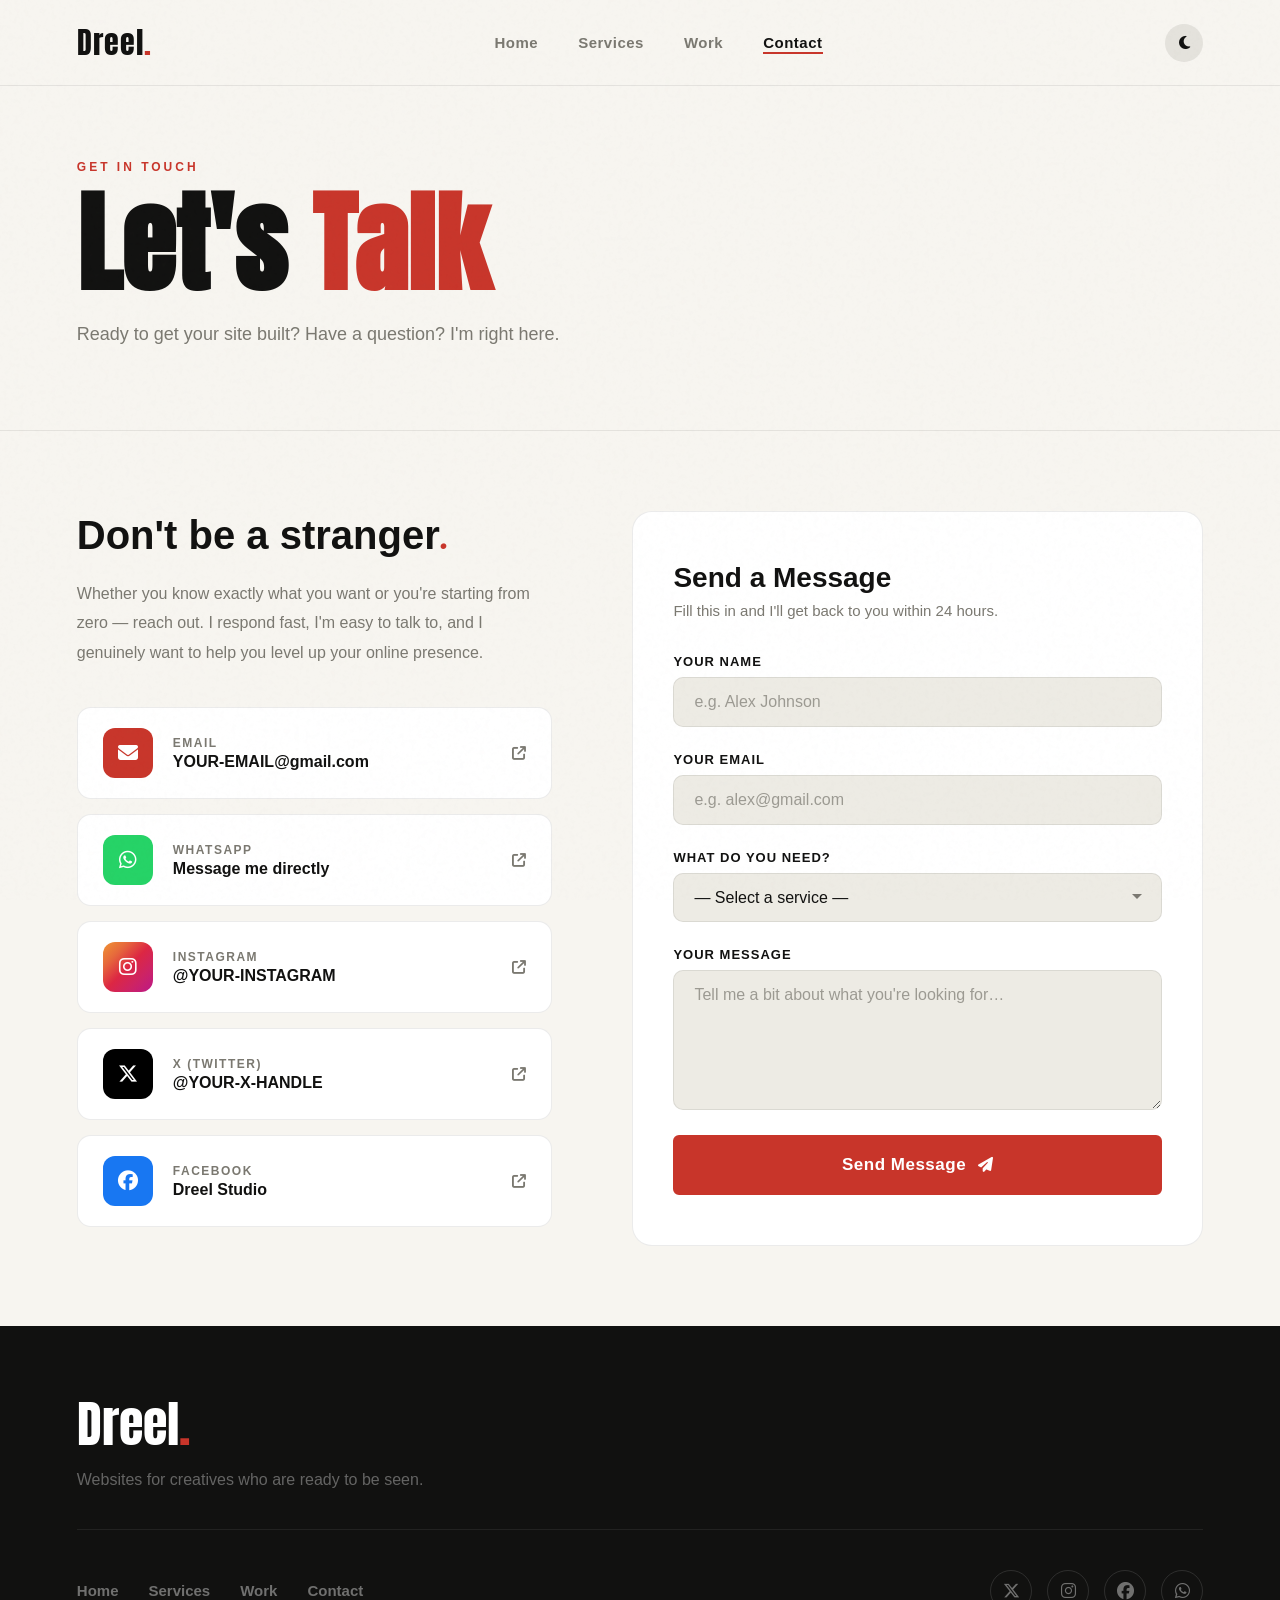
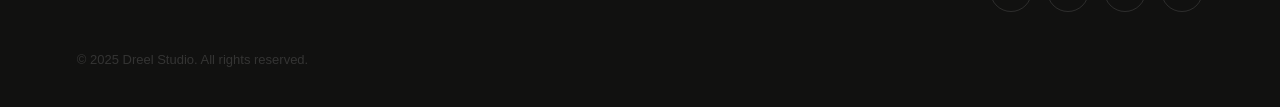
<file: contact.html>
<!DOCTYPE html>
<html lang="en" data-theme="light">
<head>
    <meta charset="UTF-8">
    <meta name="viewport" content="width=device-width, initial-scale=1.0">
    <title>Contact – Dreel Studio</title>
    <link rel="preconnect" href="https://fonts.googleapis.com">
    <link rel="preconnect" href="https://fonts.gstatic.com" crossorigin>
    <link href="https://fonts.googleapis.com/css2?family=Anton&family=Cabinet+Grotesk:wght@400;500;700;800;900&family=Instrument+Serif:ital@0;1&display=swap" rel="stylesheet">
    <link rel="stylesheet" href="https://cdnjs.cloudflare.com/ajax/libs/font-awesome/6.5.0/css/all.min.css">
    <link rel="stylesheet" href="style.css">
    <link rel="stylesheet" href="pages.css">
</head>
<body>
    <div class="grain"></div>

    <header>
        <a href="index.html" class="logo">Dreel<span>.</span></a>
        <nav id="main-nav">
            <a href="index.html">Home</a>
            <a href="services.html">Services</a>
            <a href="work.html">Work</a>
            <a href="contact.html" class="active">Contact</a>
        </nav>
        <div class="header-right">
            <button class="theme-toggle" id="themeToggle"><i class="fa-solid fa-moon" id="themeIcon"></i></button>
            <button class="menu-btn" id="menuBtn"><i class="fa-solid fa-bars"></i></button>
        </div>
    </header>

    <!-- PAGE HERO -->
    <section class="page-hero">
        <p class="label">GET IN TOUCH</p>
        <h1 class="page-title">Let's <span class="red">Talk</span></h1>
        <p class="page-sub">Ready to get your site built? Have a question? I'm right here.</p>
    </section>

    <!-- CONTACT SECTION -->
    <section class="contact-section">

        <!-- LEFT: Info -->
        <div class="contact-info reveal">
            <h2>Don't be a stranger<em>.</em></h2>
            <p class="contact-body">Whether you know exactly what you want or you're starting from zero — reach out. I respond fast, I'm easy to talk to, and I genuinely want to help you level up your online presence.</p>

            <div class="contact-links">

                <!-- ✏️ REPLACE: YOUR-EMAIL@gmail.com -->
                <a href="mailto:YOUR-EMAIL@gmail.com" class="contact-link-item">
                    <div class="cli-icon"><i class="fa-solid fa-envelope"></i></div>
                    <div class="cli-text">
                        <span class="cli-label">Email</span>
                        <span class="cli-val">YOUR-EMAIL@gmail.com</span>
                    </div>
                    <i class="fa-solid fa-arrow-up-right-from-square cli-arrow"></i>
                </a>

                <!-- ✏️ REPLACE: YOUR-WHATSAPP-NUMBER (digits only, with country code e.g. 2348012345678) -->
                <a href="https://wa.me/YOUR-WHATSAPP-NUMBER" target="_blank" class="contact-link-item">
                    <div class="cli-icon green"><i class="fa-brands fa-whatsapp"></i></div>
                    <div class="cli-text">
                        <span class="cli-label">WhatsApp</span>
                        <span class="cli-val">Message me directly</span>
                    </div>
                    <i class="fa-solid fa-arrow-up-right-from-square cli-arrow"></i>
                </a>

                <!-- ✏️ REPLACE: your Instagram username -->
                <a href="https://instagram.com/YOUR-INSTAGRAM" target="_blank" class="contact-link-item">
                    <div class="cli-icon insta"><i class="fa-brands fa-instagram"></i></div>
                    <div class="cli-text">
                        <span class="cli-label">Instagram</span>
                        <span class="cli-val">@YOUR-INSTAGRAM</span>
                    </div>
                    <i class="fa-solid fa-arrow-up-right-from-square cli-arrow"></i>
                </a>

                <!-- ✏️ REPLACE: your X/Twitter username -->
                <a href="https://x.com/YOUR-X-HANDLE" target="_blank" class="contact-link-item">
                    <div class="cli-icon x"><i class="fa-brands fa-x-twitter"></i></div>
                    <div class="cli-text">
                        <span class="cli-label">X (Twitter)</span>
                        <span class="cli-val">@YOUR-X-HANDLE</span>
                    </div>
                    <i class="fa-solid fa-arrow-up-right-from-square cli-arrow"></i>
                </a>

                <!-- ✏️ REPLACE: your Facebook profile/page link -->
                <a href="https://facebook.com/YOUR-FACEBOOK" target="_blank" class="contact-link-item">
                    <div class="cli-icon fb"><i class="fa-brands fa-facebook"></i></div>
                    <div class="cli-text">
                        <span class="cli-label">Facebook</span>
                        <span class="cli-val">Dreel Studio</span>
                    </div>
                    <i class="fa-solid fa-arrow-up-right-from-square cli-arrow"></i>
                </a>

            </div>
        </div>

        <!-- RIGHT: Form -->
        <div class="contact-form-wrap reveal">
            <div class="contact-form-card">
                <h3>Send a Message</h3>
                <p>Fill this in and I'll get back to you within 24 hours.</p>

                <div class="form-group">
                    <label for="name">Your Name</label>
                    <input type="text" id="name" placeholder="e.g. Alex Johnson" />
                </div>

                <div class="form-group">
                    <label for="email">Your Email</label>
                    <input type="email" id="email" placeholder="e.g. alex@gmail.com" />
                </div>

                <div class="form-group">
                    <label for="service">What do you need?</label>
                    <select id="service">
                        <option value="">— Select a service —</option>
                        <option>Portfolio Website</option>
                        <option>Landing Page</option>
                        <option>Creative Redesign</option>
                        <option>Other / Not Sure</option>
                    </select>
                </div>

                <div class="form-group">
                    <label for="message">Your Message</label>
                    <textarea id="message" rows="5" placeholder="Tell me a bit about what you're looking for…"></textarea>
                </div>

                <button class="btn-primary form-submit" id="submitBtn" onclick="handleFormSubmit()">
                    Send Message <i class="fa-solid fa-paper-plane"></i>
                </button>

                <div class="form-success" id="formSuccess">
                    <i class="fa-solid fa-circle-check"></i>
                    <span>Message sent! I'll be in touch soon.</span>
                </div>
            </div>
        </div>

    </section>

    <footer>
        <div class="footer-top">
            <p class="footer-logo">Dreel<span>.</span></p>
            <p class="footer-tagline">Websites for creatives who are ready to be seen.</p>
        </div>
        <div class="footer-mid">
            <div class="footer-links">
                <a href="index.html">Home</a>
                <a href="services.html">Services</a>
                <a href="work.html">Work</a>
                <a href="contact.html">Contact</a>
            </div>
            <div class="footer-socials">
                <a href="YOUR-X-LINK" target="_blank"><i class="fa-brands fa-x-twitter"></i></a>
                <a href="YOUR-INSTAGRAM-LINK" target="_blank"><i class="fa-brands fa-instagram"></i></a>
                <a href="YOUR-FACEBOOK-LINK" target="_blank"><i class="fa-brands fa-facebook"></i></a>
                <a href="YOUR-WHATSAPP-LINK" target="_blank"><i class="fa-brands fa-whatsapp"></i></a>
            </div>
        </div>
        <p class="footer-copy">© 2025 Dreel Studio. All rights reserved.</p>
    </footer>

    <script src="script.js"></script>
</body>
</html>
</file>
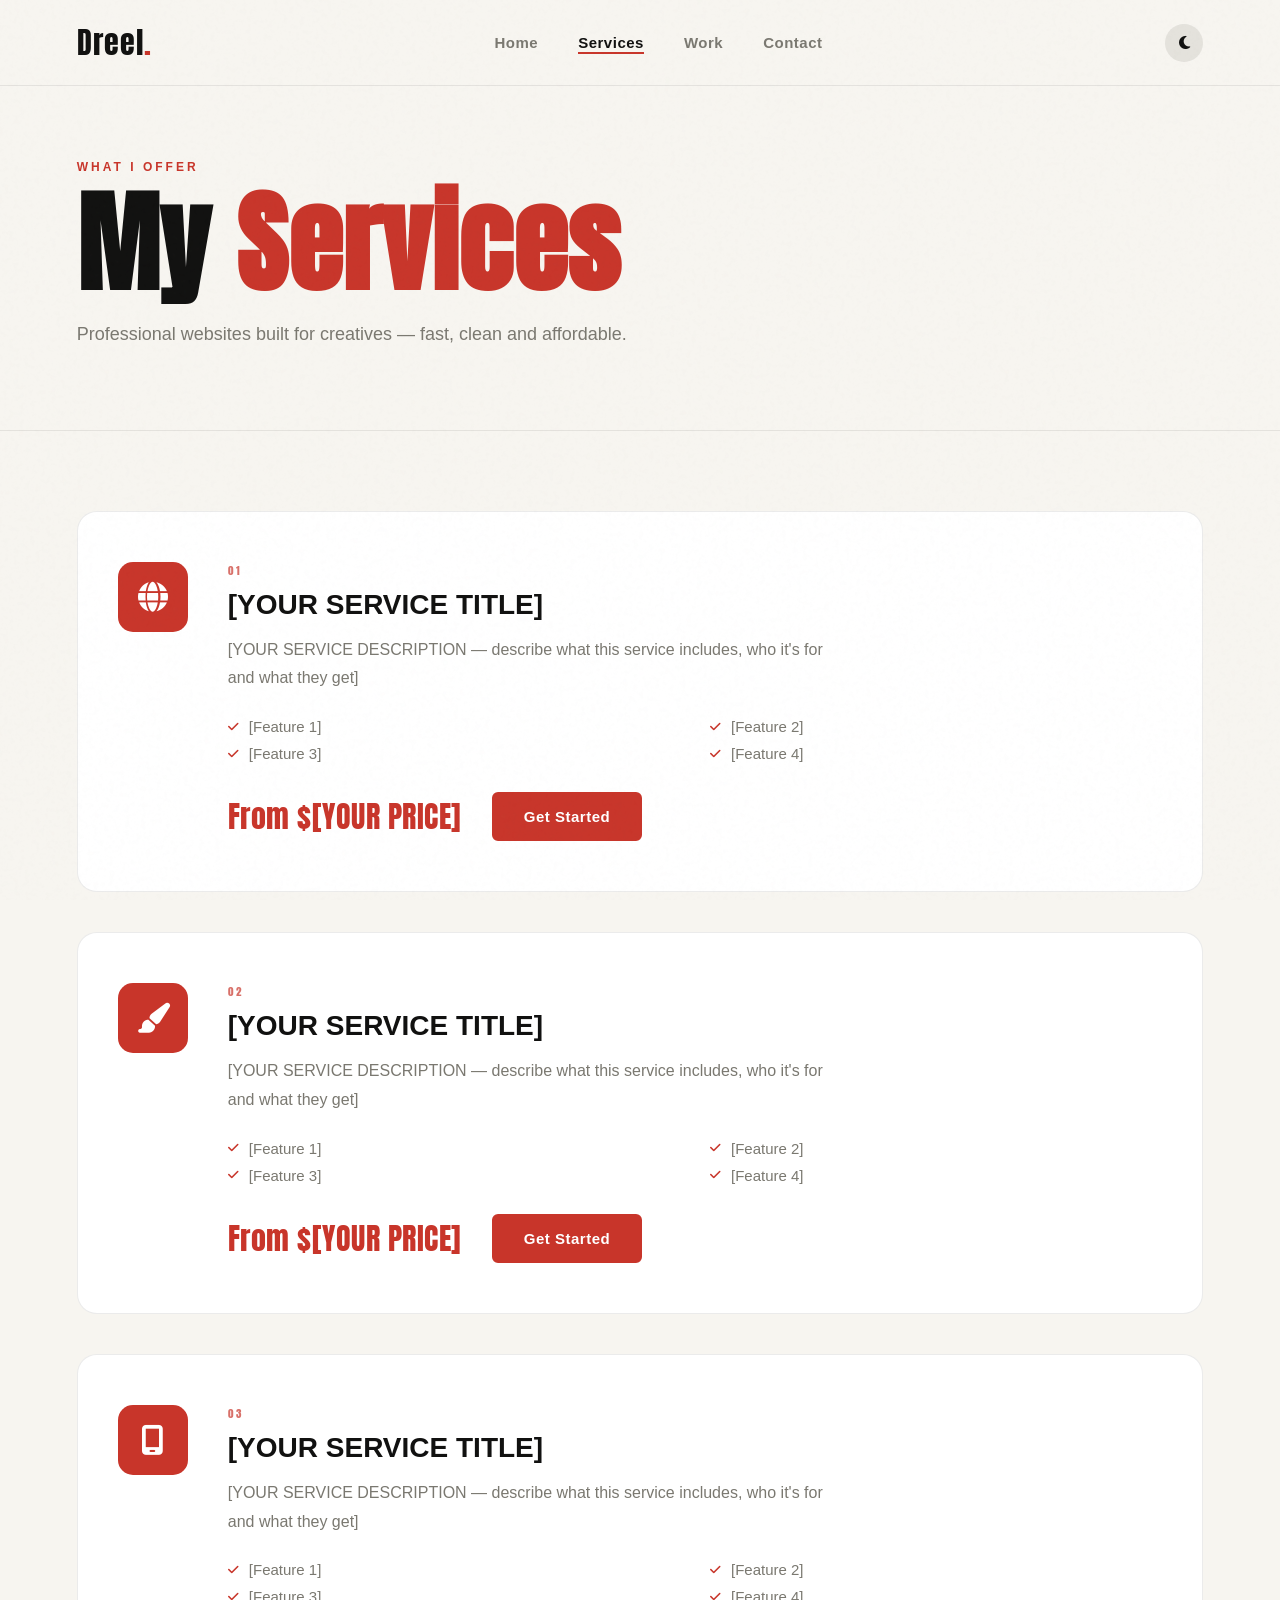
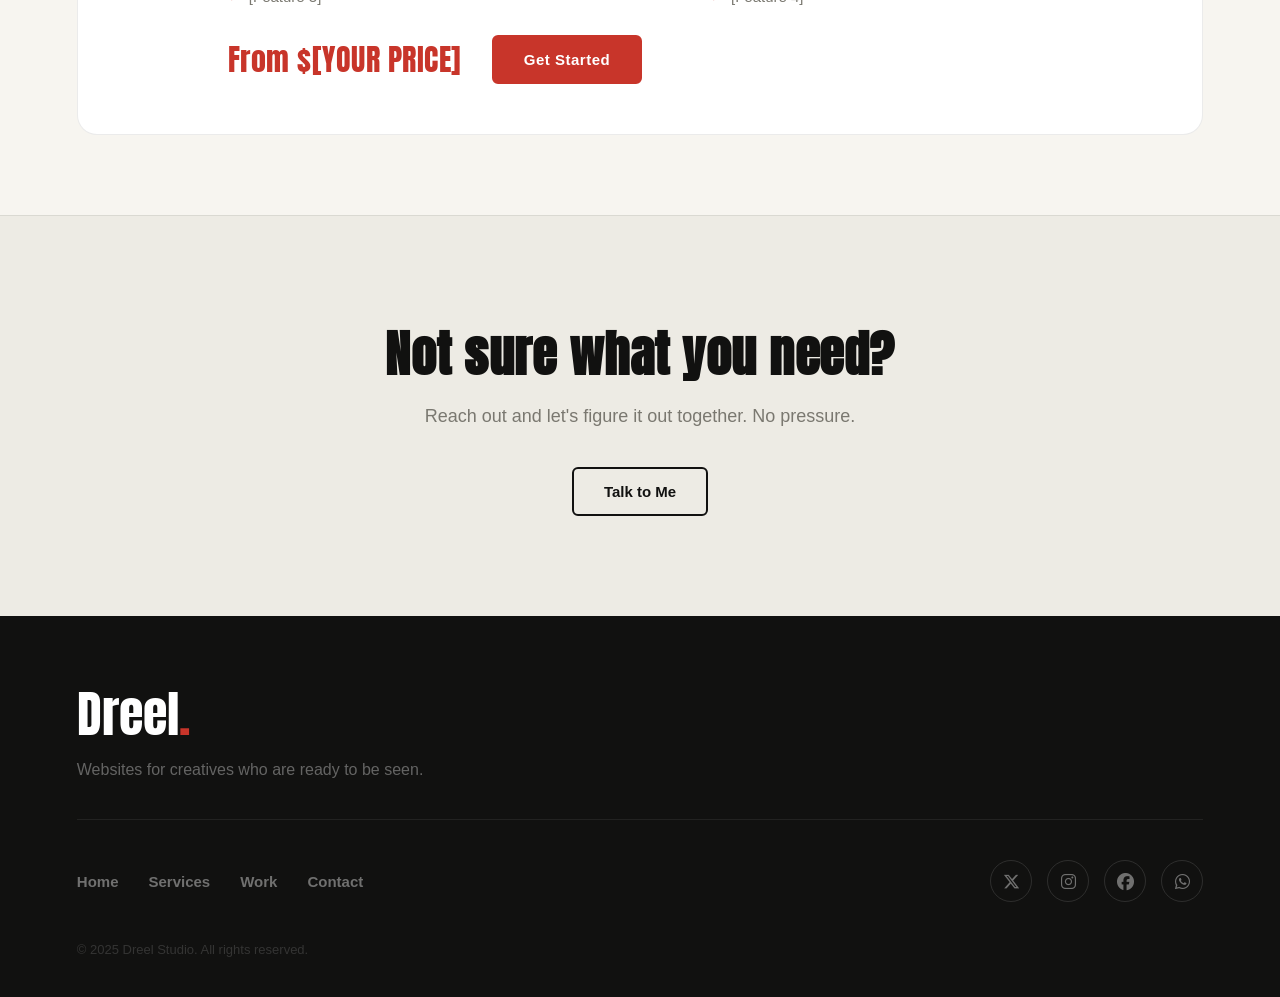
<file: services.html>
<!DOCTYPE html>
<html lang="en" data-theme="light">
<head>
    <meta charset="UTF-8">
    <meta name="viewport" content="width=device-width, initial-scale=1.0">
    <title>Services – Dreel Studio</title>
    <link rel="preconnect" href="https://fonts.googleapis.com">
    <link rel="preconnect" href="https://fonts.gstatic.com" crossorigin>
    <link href="https://fonts.googleapis.com/css2?family=Anton&family=Cabinet+Grotesk:wght@400;500;700;800;900&family=Instrument+Serif:ital@0;1&display=swap" rel="stylesheet">
    <link rel="stylesheet" href="https://cdnjs.cloudflare.com/ajax/libs/font-awesome/6.5.0/css/all.min.css">
    <link rel="stylesheet" href="style.css">
    <link rel="stylesheet" href="pages.css">
</head>
<body>
    <div class="grain"></div>
    <header>
        <a href="index.html" class="logo">Dreel<span>.</span></a>
        <nav id="main-nav">
            <a href="index.html">Home</a>
            <a href="services.html" class="active">Services</a>
            <a href="work.html">Work</a>
            <a href="contact.html">Contact</a>
        </nav>
        <div class="header-right">
            <button class="theme-toggle" id="themeToggle"><i class="fa-solid fa-moon" id="themeIcon"></i></button>
            <button class="menu-btn" id="menuBtn"><i class="fa-solid fa-bars"></i></button>
        </div>
    </header>

    <section class="page-hero">
        <p class="label">WHAT I OFFER</p>
        <h1 class="page-title">My <span class="red">Services</span></h1>
        <p class="page-sub">Professional websites built for creatives — fast, clean and affordable.</p>
    </section>

    <section class="services-full">
        <div class="svc-card">
            <div class="svc-icon"><i class="fa-solid fa-globe"></i></div>
            <div class="svc-body">
                <span class="svc-num">01</span>
                <h3>[YOUR SERVICE TITLE]</h3>
                <p>[YOUR SERVICE DESCRIPTION — describe what this service includes, who it's for and what they get]</p>
                <ul class="svc-list">
                    <li><i class="fa-solid fa-check"></i> [Feature 1]</li>
                    <li><i class="fa-solid fa-check"></i> [Feature 2]</li>
                    <li><i class="fa-solid fa-check"></i> [Feature 3]</li>
                    <li><i class="fa-solid fa-check"></i> [Feature 4]</li>
                </ul>
                <div class="svc-footer">
                    <span class="svc-price">From $[YOUR PRICE]</span>
                    <a href="contact.html" class="btn-primary">Get Started</a>
                </div>
            </div>
        </div>

        <div class="svc-card">
            <div class="svc-icon"><i class="fa-solid fa-paintbrush"></i></div>
            <div class="svc-body">
                <span class="svc-num">02</span>
                <h3>[YOUR SERVICE TITLE]</h3>
                <p>[YOUR SERVICE DESCRIPTION — describe what this service includes, who it's for and what they get]</p>
                <ul class="svc-list">
                    <li><i class="fa-solid fa-check"></i> [Feature 1]</li>
                    <li><i class="fa-solid fa-check"></i> [Feature 2]</li>
                    <li><i class="fa-solid fa-check"></i> [Feature 3]</li>
                    <li><i class="fa-solid fa-check"></i> [Feature 4]</li>
                </ul>
                <div class="svc-footer">
                    <span class="svc-price">From $[YOUR PRICE]</span>
                    <a href="contact.html" class="btn-primary">Get Started</a>
                </div>
            </div>
        </div>

        <div class="svc-card">
            <div class="svc-icon"><i class="fa-solid fa-mobile-screen"></i></div>
            <div class="svc-body">
                <span class="svc-num">03</span>
                <h3>[YOUR SERVICE TITLE]</h3>
                <p>[YOUR SERVICE DESCRIPTION — describe what this service includes, who it's for and what they get]</p>
                <ul class="svc-list">
                    <li><i class="fa-solid fa-check"></i> [Feature 1]</li>
                    <li><i class="fa-solid fa-check"></i> [Feature 2]</li>
                    <li><i class="fa-solid fa-check"></i> [Feature 3]</li>
                    <li><i class="fa-solid fa-check"></i> [Feature 4]</li>
                </ul>
                <div class="svc-footer">
                    <span class="svc-price">From $[YOUR PRICE]</span>
                    <a href="contact.html" class="btn-primary">Get Started</a>
                </div>
            </div>
        </div>
    </section>

    <div class="svc-cta">
        <h2>Not sure what you need?</h2>
        <p>Reach out and let's figure it out together. No pressure.</p>
        <a href="contact.html" class="btn-ghost">Talk to Me</a>
    </div>

    <footer>
        <div class="footer-top">
            <p class="footer-logo">Dreel<span>.</span></p>
            <p class="footer-tagline">Websites for creatives who are ready to be seen.</p>
        </div>
        <div class="footer-mid">
            <div class="footer-links">
                <a href="index.html">Home</a>
                <a href="services.html">Services</a>
                <a href="work.html">Work</a>
                <a href="contact.html">Contact</a>
            </div>
            <div class="footer-socials">
                <a href="YOUR-X-LINK" target="_blank"><i class="fa-brands fa-x-twitter"></i></a>
                <a href="YOUR-INSTAGRAM-LINK" target="_blank"><i class="fa-brands fa-instagram"></i></a>
                <a href="YOUR-FACEBOOK-LINK" target="_blank"><i class="fa-brands fa-facebook"></i></a>
                <a href="YOUR-WHATSAPP-LINK" target="_blank"><i class="fa-brands fa-whatsapp"></i></a>
            </div>
        </div>
        <p class="footer-copy">© 2025 Dreel Studio. All rights reserved.</p>
    </footer>
    <script src="script.js"></script>
</body>
</html>
</file>
<file: style.css>
/* ─── VARIABLES ─── */
:root, [data-theme="light"] {
    --red: #C8352A;
    --red-dark: #a82a20;
    --red-glow: rgba(200, 53, 42, 0.2);
    --bg: #F7F5F0;
    --bg-alt: #EDEBE4;
    --bg-card: #ffffff;
    --text: #111110;
    --text-mid: #7a7870;
    --border: rgba(0,0,0,0.08);
    --header-bg: rgba(247, 245, 240, 0.93);
    --marquee-bg: #111110;
    --footer-bg: #111110;
    --toggle-bg: #e4e2dc;
    --toggle-color: #111110;
    --shadow: 0 20px 50px rgba(0,0,0,0.08);
}

[data-theme="dark"] {
    --bg: #0f0f0e;
    --bg-alt: #181816;
    --bg-card: #1f1f1d;
    --text: #F0EDE6;
    --text-mid: #7a7870;
    --border: rgba(255,255,255,0.07);
    --header-bg: rgba(15, 15, 14, 0.93);
    --marquee-bg: #C8352A;
    --footer-bg: #080807;
    --toggle-bg: #2a2a28;
    --toggle-color: #C8352A;
    --shadow: 0 20px 50px rgba(0,0,0,0.4);
}

/* ─── RESET ─── */
*, *::before, *::after {
    margin: 0; padding: 0;
    box-sizing: border-box;
    text-decoration: none;
    border: none; outline: none;
}

html { font-size: 62.5%; scroll-behavior: smooth; }

body {
    background-color: var(--bg);
    color: var(--text);
    font-family: 'Cabinet Grotesk', sans-serif;
    overflow-x: hidden;
    transition: background-color 0.4s ease, color 0.4s ease;
}

/* ─── GRAIN ─── */
.grain {
    position: fixed; inset: 0;
    background-image: url("data:image/svg+xml,%3Csvg viewBox='0 0 200 200' xmlns='http://www.w3.org/2000/svg'%3E%3Cfilter id='n'%3E%3CfeTurbulence type='fractalNoise' baseFrequency='0.85' numOctaves='4' stitchTiles='stitch'/%3E%3C/filter%3E%3Crect width='100%25' height='100%25' filter='url(%23n)' opacity='0.035'/%3E%3C/svg%3E");
    pointer-events: none; z-index: 999; opacity: 0.5;
}

/* ─── HEADER ─── */
header {
    position: fixed; top: 0; left: 0; width: 100%;
    padding: 2rem 6%;
    display: flex; justify-content: space-between; align-items: center;
    z-index: 100;
    background-color: var(--header-bg);
    backdrop-filter: blur(14px);
    border-bottom: 1px solid var(--border);
    transition: background-color 0.4s ease, border-color 0.4s ease;
}

.logo {
    font-family: 'Anton', sans-serif;
    font-size: 3rem;
    color: var(--text);
    letter-spacing: 0.1rem;
    transition: 0.3s ease;
}

.logo span { color: var(--red); }
.logo:hover { opacity: 0.8; }

nav { display: flex; gap: 4rem; align-items: center; }

nav a {
    font-size: 1.5rem;
    font-weight: 700;
    color: var(--text-mid);
    transition: 0.2s ease;
    letter-spacing: 0.05rem;
    position: relative;
}

nav a::after {
    content: '';
    position: absolute; bottom: -3px; left: 0;
    width: 0; height: 2px;
    background-color: var(--red);
    transition: 0.3s ease;
}

nav a:hover, nav a.active { color: var(--text); }
nav a:hover::after, nav a.active::after { width: 100%; }

.header-right { display: flex; align-items: center; gap: 1.5rem; }

.theme-toggle {
    width: 3.8rem; height: 3.8rem;
    border-radius: 50%;
    background-color: var(--toggle-bg);
    display: flex; justify-content: center; align-items: center;
    cursor: pointer;
    font-size: 1.5rem;
    color: var(--toggle-color);
    transition: 0.3s ease;
}

.theme-toggle:hover {
    background-color: var(--red);
    color: white;
    transform: rotate(15deg);
}

.menu-btn {
    display: none;
    font-size: 2.2rem;
    color: var(--text);
    background: transparent;
    cursor: pointer;
}

/* ─── HERO ─── */
.hero {
    min-height: 100vh;
    padding: 12rem 6% 6rem;
    display: flex;
    justify-content: space-between;
    align-items: center;
    gap: 4rem;
    position: relative;
    overflow: hidden;
    background-color: var(--bg);
    transition: background-color 0.4s ease;
}

.hero-blob {
    position: absolute;
    top: -10rem; right: -10rem;
    width: 55rem; height: 55rem;
    border-radius: 50%;
    background: radial-gradient(circle, rgba(200, 53, 42, 0.08) 0%, transparent 70%);
    pointer-events: none;
}

.hero-content { flex: 1; max-width: 60rem; }

.hero-badge {
    display: inline-block;
    font-size: 1.3rem;
    font-weight: 700;
    letter-spacing: 0.15rem;
    text-transform: uppercase;
    color: var(--red);
    border: 1.5px solid var(--red);
    padding: 0.5rem 1.5rem;
    border-radius: 10rem;
    margin-bottom: 2.5rem;
    animation: fadeUp 0.7s ease forwards;
    opacity: 0;
}

.hero-title {
    display: flex;
    flex-direction: column;
    line-height: 0.92;
    margin-bottom: 2.5rem;
}

.hero-title .line-1 {
    font-family: 'Anton', sans-serif;
    font-size: clamp(7rem, 12vw, 14rem);
    color: var(--text);
    animation: fadeUp 0.7s ease forwards;
    opacity: 0;
    animation-delay: 0.1s;
    transition: color 0.4s ease;
}

.hero-title .line-2 {
    font-family: 'Instrument Serif', serif;
    font-style: italic;
    font-size: clamp(5rem, 9vw, 11rem);
    color: var(--red);
    animation: fadeUp 0.7s ease forwards;
    opacity: 0;
    animation-delay: 0.2s;
}

.hero-title .line-3 {
    font-family: 'Anton', sans-serif;
    font-size: clamp(4rem, 7vw, 8rem);
    color: var(--text);
    animation: fadeUp 0.7s ease forwards;
    opacity: 0;
    animation-delay: 0.3s;
    transition: color 0.4s ease;
}

.hero-desc {
    font-size: 1.7rem;
    color: var(--text-mid);
    line-height: 1.8;
    margin-bottom: 3.5rem;
    max-width: 50rem;
    animation: fadeUp 0.7s ease forwards;
    opacity: 0;
    animation-delay: 0.4s;
}

.hero-actions {
    display: flex; gap: 2rem; flex-wrap: wrap;
    animation: fadeUp 0.7s ease forwards;
    opacity: 0;
    animation-delay: 0.5s;
}

/* ─── HERO IMAGE ─── */
.hero-img-side {
    flex-shrink: 0;
    display: flex;
    flex-direction: column;
    align-items: center;
    gap: 2rem;
    animation: fadeUp 0.7s ease forwards;
    opacity: 0;
    animation-delay: 0.3s;
}

.img-frame {
    position: relative;
    width: 28rem; height: 28rem;
}

.profile-pic {
    width: 28rem; height: 28rem;
    border-radius: 2rem;
    object-fit: cover;
    object-position: top center;
    border: 3px solid var(--red);
    box-shadow: 8px 8px 0px var(--red);
    display: block;
    transition: 0.4s ease;
}

.profile-pic:hover {
    transform: translate(-4px, -4px);
    box-shadow: 12px 12px 0px var(--red);
}

.img-placeholder {
    width: 28rem; height: 28rem;
    border-radius: 2rem;
    border: 3px dashed var(--red);
    display: none;
    flex-direction: column;
    justify-content: center;
    align-items: center;
    gap: 1rem;
    color: var(--text-mid);
    background-color: var(--bg-alt);
}

.img-placeholder i { font-size: 4rem; color: var(--red); opacity: 0.4; }
.img-placeholder span { font-size: 1.4rem; font-weight: 600; }

.img-tag {
    position: absolute;
    bottom: -1.5rem; right: -1.5rem;
    background-color: var(--red);
    color: white;
    font-size: 1.3rem;
    font-weight: 700;
    padding: 0.8rem 1.8rem;
    border-radius: 0.6rem;
    letter-spacing: 0.05rem;
}

.hero-stat-card {
    background-color: var(--bg-card);
    border: 1.5px solid var(--border);
    border-radius: 1.5rem;
    padding: 2rem 2.5rem;
    text-align: center;
    width: 100%;
    transition: 0.3s ease, background-color 0.4s ease;
}

.hero-stat-card:hover {
    border-color: var(--red);
    box-shadow: 0 8px 25px var(--red-glow);
}

.hero-stat-card h4 {
    font-family: 'Anton', sans-serif;
    font-size: 4rem;
    color: var(--red);
    line-height: 1;
    margin-bottom: 0.5rem;
}

.hero-stat-card p {
    font-size: 1.3rem;
    color: var(--text-mid);
    font-weight: 500;
}

/* ─── ANIMATIONS ─── */
@keyframes fadeUp {
    from { opacity: 0; transform: translateY(25px); }
    to { opacity: 1; transform: translateY(0); }
}

/* ─── BUTTONS ─── */
.btn-primary {
    display: inline-block;
    padding: 1.4rem 3rem;
    background-color: var(--red);
    color: white;
    font-size: 1.5rem;
    font-weight: 700;
    border-radius: 0.6rem;
    border: 2px solid var(--red);
    transition: 0.3s ease;
    letter-spacing: 0.05rem;
    cursor: pointer;
    font-family: 'Cabinet Grotesk', sans-serif;
}

.btn-primary:hover {
    background-color: transparent;
    color: var(--red);
    transform: translateY(-3px);
    box-shadow: 0 10px 25px var(--red-glow);
}

.btn-ghost {
    display: inline-block;
    padding: 1.4rem 3rem;
    background-color: transparent;
    color: var(--text);
    font-size: 1.5rem;
    font-weight: 700;
    border-radius: 0.6rem;
    border: 2px solid var(--text);
    transition: 0.3s ease;
    cursor: pointer;
    font-family: 'Cabinet Grotesk', sans-serif;
}

.btn-ghost:hover {
    background-color: var(--text);
    color: var(--bg);
    transform: translateY(-3px);
}

.center-btn {
    display: block;
    width: fit-content;
    margin: 4rem auto 0;
}

/* ─── MARQUEE ─── */
.marquee-wrap {
    background-color: var(--marquee-bg);
    padding: 1.6rem 0;
    overflow: hidden;
    white-space: nowrap;
    transition: background-color 0.4s ease;
}

.marquee-track {
    display: inline-flex;
    gap: 3rem;
    animation: marquee 22s linear infinite;
}

.marquee-track span {
    font-family: 'Anton', sans-serif;
    font-size: 1.7rem;
    letter-spacing: 0.2rem;
}

[data-theme="light"] .marquee-track span { color: #F7F5F0; }
[data-theme="dark"] .marquee-track span { color: #0f0f0e; }
[data-theme="light"] .marquee-track .mx { color: var(--red); }
[data-theme="dark"] .marquee-track .mx { color: #0f0f0e; }

@keyframes marquee {
    from { transform: translateX(0); }
    to { transform: translateX(-50%); }
}

/* ─── ABOUT ─── */
.about {
    padding: 10rem 6%;
    display: grid;
    grid-template-columns: 1fr 1fr;
    gap: 8rem;
    align-items: center;
    background-color: var(--bg-alt);
    transition: background-color 0.4s ease;
}

.label {
    font-size: 1.2rem;
    font-weight: 800;
    letter-spacing: 0.3rem;
    color: var(--red);
    margin-bottom: 1.5rem;
}

.about-left h2 {
    font-family: 'Cabinet Grotesk', sans-serif;
    font-size: 4rem;
    font-weight: 900;
    line-height: 1.2;
    color: var(--text);
    margin-bottom: 2rem;
    transition: color 0.4s ease;
}

.about-left h2 em {
    font-family: 'Instrument Serif', serif;
    font-style: italic;
    color: var(--red);
}

.about-body {
    font-size: 1.6rem;
    color: var(--text-mid);
    line-height: 1.8;
    margin-bottom: 3rem;
}

.about-right {
    display: grid;
    grid-template-columns: 1fr 1fr;
    gap: 2rem;
}

.about-card {
    background-color: var(--bg-card);
    border-radius: 1.5rem;
    padding: 2.8rem 2.5rem;
    border: 1.5px solid var(--border);
    transition: 0.3s ease, background-color 0.4s ease;
}

.about-card:hover {
    border-color: var(--red);
    transform: translateY(-4px);
    box-shadow: 0 10px 30px var(--red-glow);
}

.about-card i {
    font-size: 2.8rem;
    color: var(--red);
    margin-bottom: 1.5rem;
    display: block;
}

.about-card h4 {
    font-size: 1.7rem;
    font-weight: 800;
    color: var(--text);
    margin-bottom: 0.8rem;
    transition: color 0.4s ease;
}

.about-card p {
    font-size: 1.4rem;
    color: var(--text-mid);
    line-height: 1.6;
}

/* ─── SERVICES PREVIEW ─── */
.services-preview {
    padding: 10rem 6%;
    background-color: var(--bg);
    transition: background-color 0.4s ease;
}

.sec-title {
    font-family: 'Anton', sans-serif;
    font-size: 4.5rem;
    color: var(--text);
    margin-bottom: 5rem;
    letter-spacing: 0.05rem;
    transition: color 0.4s ease;
}

.sp-grid {
    display: grid;
    grid-template-columns: repeat(3, 1fr);
    gap: 2.5rem;
}

.sp-card {
    background-color: var(--bg-alt);
    border-radius: 1.5rem;
    padding: 4rem 3rem;
    border: 1.5px solid transparent;
    position: relative;
    overflow: hidden;
    transition: 0.3s ease, background-color 0.4s ease;
}

.sp-card::before {
    content: '';
    position: absolute; top: 0; left: 0;
    width: 4px; height: 100%;
    background-color: var(--red);
    transform: scaleY(0);
    transform-origin: bottom;
    transition: 0.3s ease;
}

.sp-card:hover::before { transform: scaleY(1); }

.sp-card:hover {
    border-color: var(--border);
    box-shadow: var(--shadow);
    transform: translateY(-5px);
}

.sp-num {
    font-family: 'Anton', sans-serif;
    font-size: 6rem;
    color: var(--border);
    position: absolute;
    top: 1rem; right: 2rem;
    line-height: 1;
}

.sp-card i {
    font-size: 3rem;
    color: var(--red);
    margin-bottom: 2rem;
    display: block;
}

.sp-card h3 {
    font-size: 2rem;
    font-weight: 800;
    color: var(--text);
    margin-bottom: 1.2rem;
    transition: color 0.4s ease;
}

.sp-card p {
    font-size: 1.5rem;
    color: var(--text-mid);
    line-height: 1.7;
    margin-bottom: 2rem;
}

.sp-price {
    font-size: 1.4rem;
    font-weight: 800;
    color: var(--red);
    letter-spacing: 0.05rem;
}

/* ─── WORK PREVIEW ─── */
.work-preview {
    padding: 10rem 6%;
    background-color: var(--bg-alt);
    transition: background-color 0.4s ease;
}

.wp-grid {
    display: grid;
    grid-template-columns: 1.5fr 1fr 1fr;
    gap: 2rem;
    align-items: start;
}

.wp-card {
    background-color: var(--bg-card);
    border-radius: 1.5rem;
    overflow: hidden;
    border: 1.5px solid var(--border);
    transition: 0.3s ease, background-color 0.4s ease;
}

.wp-card:hover {
    transform: translateY(-5px);
    border-color: var(--red);
    box-shadow: var(--shadow);
}

.wp-thumb {
    position: relative;
    height: 20rem;
    overflow: hidden;
    background-color: var(--bg-alt);
}

.wp-card.featured .wp-thumb { height: 28rem; }

.wp-thumb img {
    width: 100%; height: 100%;
    object-fit: cover;
    transition: 0.4s ease;
    display: block;
}

.wp-card:hover .wp-thumb img { transform: scale(1.05); }

.wp-overlay {
    position: absolute; inset: 0;
    background: rgba(0,0,0,0.5);
    display: flex;
    flex-direction: column;
    justify-content: space-between;
    padding: 1.5rem;
    opacity: 0;
    transition: 0.3s ease;
}

.wp-card:hover .wp-overlay { opacity: 1; }

.wp-tag {
    font-size: 1.2rem;
    font-weight: 700;
    background-color: var(--red);
    color: white;
    padding: 0.4rem 1.2rem;
    border-radius: 10rem;
    align-self: flex-start;
}

.wp-live {
    font-size: 1.4rem;
    font-weight: 700;
    color: white;
    background-color: rgba(255,255,255,0.15);
    padding: 0.8rem 1.8rem;
    border-radius: 0.6rem;
    align-self: flex-end;
    transition: 0.2s ease;
    backdrop-filter: blur(4px);
}

.wp-live:hover { background-color: white; color: var(--text); }

.wp-info { padding: 2rem 2.5rem; }

.wp-info h4 {
    font-size: 1.8rem;
    font-weight: 800;
    color: var(--text);
    margin-bottom: 0.6rem;
    transition: color 0.4s ease;
}

.wp-info p { font-size: 1.4rem; color: var(--text-mid); }

/* ─── FOOTER ─── */
footer {
    background-color: var(--footer-bg);
    padding: 6rem 6% 4rem;
    transition: background-color 0.4s ease;
}

.footer-top {
    border-bottom: 1px solid rgba(255,255,255,0.07);
    padding-bottom: 4rem;
    margin-bottom: 4rem;
}

.footer-logo {
    font-family: 'Anton', sans-serif;
    font-size: 5rem;
    color: white;
    margin-bottom: 1rem;
}

.footer-logo span { color: var(--red); }

.footer-tagline {
    font-size: 1.6rem;
    color: rgba(255,255,255,0.35);
}

.footer-mid {
    display: flex;
    justify-content: space-between;
    align-items: center;
    margin-bottom: 4rem;
    flex-wrap: wrap;
    gap: 2rem;
}

.footer-links {
    display: flex;
    gap: 3rem;
    flex-wrap: wrap;
}

.footer-links a {
    font-size: 1.5rem;
    font-weight: 700;
    color: rgba(255,255,255,0.4);
    transition: 0.2s ease;
}

.footer-links a:hover { color: white; }

.footer-socials {
    display: flex;
    gap: 1.5rem;
}

.footer-socials a {
    width: 4.2rem; height: 4.2rem;
    border-radius: 50%;
    border: 1.5px solid rgba(255,255,255,0.12);
    display: inline-flex;
    justify-content: center;
    align-items: center;
    font-size: 1.7rem;
    color: rgba(255,255,255,0.4);
    transition: 0.3s ease;
}

.footer-socials a:hover {
    background-color: var(--red);
    border-color: var(--red);
    color: white;
    transform: translateY(-3px);
}

.footer-copy {
    font-size: 1.3rem;
    color: rgba(255,255,255,0.15);
}

/* ─── RESPONSIVE ─── */
@media(max-width: 900px) {
    .menu-btn { display: block; }

    nav {
        position: absolute; top: 100%; right: 0;
        width: 55%;
        background-color: var(--bg);
        flex-direction: column;
        align-items: flex-start;
        padding: 2.5rem 3rem;
        gap: 2.5rem;
        border-left: 3px solid var(--red);
        border-bottom: 3px solid var(--red);
        border-bottom-left-radius: 1.5rem;
        display: none;
        box-shadow: -5px 10px 30px rgba(0,0,0,0.1);
    }

    nav.active { display: flex; }

    .hero { flex-direction: column-reverse; padding-top: 14rem; text-align: center; }
    .hero-actions { justify-content: center; }
    .about { grid-template-columns: 1fr; gap: 5rem; }
    .sp-grid { grid-template-columns: 1fr 1fr; }
    .wp-grid { grid-template-columns: 1fr 1fr; }
    .wp-card.featured { grid-column: span 2; }
}

@media(max-width: 600px) {
    .hero-title .line-1 { font-size: clamp(5rem, 18vw, 8rem); }
    .hero-title .line-2 { font-size: clamp(4rem, 14vw, 6rem); }
    .hero-title .line-3 { font-size: clamp(3rem, 10vw, 5rem); }
    .sp-grid { grid-template-columns: 1fr; }
    .wp-grid { grid-template-columns: 1fr; }
    .wp-card.featured { grid-column: span 1; }
    .about-right { grid-template-columns: 1fr; }
    .img-frame, .profile-pic, .img-placeholder { width: 22rem; height: 22rem; }
    .footer-mid { flex-direction: column; align-items: flex-start; }
}
</file>
<file: pages.css>
/* ═══════════════════════════════════════════════
   PAGES.CSS — Dreel Studio inner page styles
   Works alongside style.css
═══════════════════════════════════════════════ */

/* ─── PAGE HERO ─── */
.page-hero {
    padding: 16rem 6% 8rem;
    background-color: var(--bg);
    border-bottom: 1px solid var(--border);
    transition: background-color 0.4s ease, border-color 0.4s ease;
}

.page-title {
    font-family: 'Anton', sans-serif;
    font-size: clamp(5rem, 9vw, 11rem);
    color: var(--text);
    line-height: 1;
    margin: 1.2rem 0 2rem;
    letter-spacing: 0.02rem;
    transition: color 0.4s ease;
}

.page-title .red { color: var(--red); }

.page-sub {
    font-size: 1.8rem;
    color: var(--text-mid);
    max-width: 55rem;
    line-height: 1.7;
}

/* ─── SERVICES FULL ─── */
.services-full {
    padding: 8rem 6%;
    display: flex;
    flex-direction: column;
    gap: 4rem;
    background-color: var(--bg);
    transition: background-color 0.4s ease;
}

.svc-card {
    display: flex;
    gap: 4rem;
    background-color: var(--bg-card);
    border: 1.5px solid var(--border);
    border-radius: 2rem;
    padding: 5rem 4rem;
    position: relative;
    overflow: hidden;
    transition: 0.3s ease, background-color 0.4s ease, border-color 0.4s ease;
}

.svc-card::after {
    content: '';
    position: absolute;
    top: 0; left: 0;
    width: 100%; height: 4px;
    background: linear-gradient(90deg, var(--red), transparent);
    transform: scaleX(0);
    transform-origin: left;
    transition: 0.4s ease;
}

.svc-card:hover::after { transform: scaleX(1); }

.svc-card:hover {
    border-color: var(--red);
    box-shadow: var(--shadow);
    transform: translateY(-4px);
}

.svc-icon {
    flex-shrink: 0;
    width: 7rem; height: 7rem;
    border-radius: 1.5rem;
    background-color: var(--red);
    display: flex;
    justify-content: center;
    align-items: center;
    font-size: 3rem;
    color: white;
    align-self: flex-start;
    transition: 0.3s ease;
}

.svc-card:hover .svc-icon {
    transform: rotate(-5deg) scale(1.05);
}

.svc-body { flex: 1; }

.svc-num {
    font-family: 'Anton', sans-serif;
    font-size: 1.1rem;
    letter-spacing: 0.3rem;
    color: var(--red);
    margin-bottom: 1rem;
    display: block;
    opacity: 0.7;
}

.svc-body h3 {
    font-size: 2.8rem;
    font-weight: 900;
    color: var(--text);
    margin-bottom: 1.5rem;
    transition: color 0.4s ease;
}

.svc-body > p {
    font-size: 1.6rem;
    color: var(--text-mid);
    line-height: 1.8;
    margin-bottom: 2.5rem;
    max-width: 60rem;
}

.svc-list {
    list-style: none;
    display: grid;
    grid-template-columns: 1fr 1fr;
    gap: 1rem 3rem;
    margin-bottom: 3rem;
}

.svc-list li {
    font-size: 1.5rem;
    color: var(--text-mid);
    display: flex;
    align-items: center;
    gap: 1rem;
    transition: color 0.2s ease;
}

.svc-list li:hover { color: var(--text); }

.svc-list li i {
    color: var(--red);
    font-size: 1.2rem;
    flex-shrink: 0;
}

.svc-footer {
    display: flex;
    align-items: center;
    gap: 3rem;
    flex-wrap: wrap;
}

.svc-price {
    font-family: 'Anton', sans-serif;
    font-size: 3rem;
    color: var(--red);
    letter-spacing: 0.05rem;
}

/* ─── SERVICES CTA ─── */
.svc-cta {
    background-color: var(--bg-alt);
    padding: 10rem 6%;
    text-align: center;
    border-top: 1px solid var(--border);
    transition: background-color 0.4s ease, border-color 0.4s ease;
}

.svc-cta h2 {
    font-family: 'Anton', sans-serif;
    font-size: 5rem;
    color: var(--text);
    margin-bottom: 1.5rem;
    letter-spacing: 0.05rem;
    transition: color 0.4s ease;
}

.svc-cta p {
    font-size: 1.8rem;
    color: var(--text-mid);
    margin-bottom: 4rem;
}

/* ─── WORK FULL ─── */
.work-full {
    padding: 8rem 6%;
    background-color: var(--bg);
    transition: background-color 0.4s ease;
}

.work-grid {
    display: grid;
    grid-template-columns: repeat(3, 1fr);
    gap: 3rem;
}

.work-item {
    background-color: var(--bg-card);
    border-radius: 1.8rem;
    overflow: hidden;
    border: 1.5px solid var(--border);
    transition: 0.3s ease, background-color 0.4s ease, border-color 0.4s ease;
}

.work-item:hover {
    transform: translateY(-6px);
    border-color: var(--red);
    box-shadow: var(--shadow);
}

.work-thumb {
    position: relative;
    height: 24rem;
    overflow: hidden;
    background-color: var(--bg-alt);
}

.work-thumb img {
    width: 100%; height: 100%;
    object-fit: cover;
    display: block;
    transition: 0.4s ease;
}

.work-item:hover .work-thumb img { transform: scale(1.06); }

/* Placeholder shown when image fails */
.work-ph {
    display: none;
    width: 100%; height: 100%;
    flex-direction: column;
    justify-content: center;
    align-items: center;
    gap: 1rem;
    color: var(--text-mid);
    background-color: var(--bg-alt);
    position: absolute;
    top: 0; left: 0;
}

.work-ph i { font-size: 3.5rem; color: var(--red); opacity: 0.35; }
.work-ph span { font-size: 1.4rem; font-weight: 600; opacity: 0.5; }

.work-overlay {
    position: absolute; inset: 0;
    background: rgba(0,0,0,0.55);
    display: flex;
    flex-direction: column;
    justify-content: space-between;
    padding: 2rem;
    opacity: 0;
    transition: 0.3s ease;
}

.work-item:hover .work-overlay { opacity: 1; }

.work-tag {
    font-size: 1.2rem;
    font-weight: 700;
    background-color: var(--red);
    color: white;
    padding: 0.5rem 1.4rem;
    border-radius: 10rem;
    align-self: flex-start;
    letter-spacing: 0.05rem;
}

.work-meta {
    padding: 2.5rem;
}

.work-meta h3 {
    font-size: 2rem;
    font-weight: 800;
    color: var(--text);
    margin-bottom: 0.8rem;
    transition: color 0.4s ease;
}

.work-meta p {
    font-size: 1.5rem;
    color: var(--text-mid);
    line-height: 1.6;
}

/* ─── CONTACT SECTION ─── */
.contact-section {
    padding: 8rem 6%;
    display: grid;
    grid-template-columns: 1fr 1.2fr;
    gap: 8rem;
    align-items: start;
    background-color: var(--bg);
    transition: background-color 0.4s ease;
}

.contact-info h2 {
    font-family: 'Cabinet Grotesk', sans-serif;
    font-size: 4rem;
    font-weight: 900;
    color: var(--text);
    line-height: 1.2;
    margin-bottom: 2rem;
    transition: color 0.4s ease;
}

.contact-info h2 em {
    font-family: 'Instrument Serif', serif;
    font-style: italic;
    color: var(--red);
}

.contact-body {
    font-size: 1.6rem;
    color: var(--text-mid);
    line-height: 1.85;
    margin-bottom: 4rem;
}

.contact-links {
    display: flex;
    flex-direction: column;
    gap: 1.5rem;
}

.contact-link-item {
    display: flex;
    align-items: center;
    gap: 2rem;
    padding: 2rem 2.5rem;
    background-color: var(--bg-card);
    border: 1.5px solid var(--border);
    border-radius: 1.4rem;
    cursor: pointer;
    transition: 0.3s ease, background-color 0.4s ease, border-color 0.4s ease;
    text-decoration: none;
}

.contact-link-item:hover {
    border-color: var(--red);
    transform: translateX(6px);
    box-shadow: 0 8px 25px var(--red-glow);
}

.cli-icon {
    width: 5rem; height: 5rem;
    border-radius: 1.2rem;
    background-color: var(--red);
    display: flex;
    justify-content: center;
    align-items: center;
    font-size: 2rem;
    color: white;
    flex-shrink: 0;
    transition: 0.3s ease;
}

/* Brand colors for icons */
.cli-icon.green { background-color: #25D366; }
.cli-icon.insta { background: linear-gradient(135deg, #f09433, #e6683c, #dc2743, #cc2366, #bc1888); }
.cli-icon.x     { background-color: #000000; }
.cli-icon.fb    { background-color: #1877F2; }

.contact-link-item:hover .cli-icon { transform: rotate(-5deg) scale(1.05); }

.cli-text {
    flex: 1;
    display: flex;
    flex-direction: column;
    gap: 0.3rem;
}

.cli-label {
    font-size: 1.2rem;
    font-weight: 700;
    letter-spacing: 0.15rem;
    color: var(--text-mid);
    text-transform: uppercase;
}

.cli-val {
    font-size: 1.6rem;
    font-weight: 700;
    color: var(--text);
    transition: color 0.4s ease;
}

.cli-arrow {
    font-size: 1.4rem;
    color: var(--text-mid);
    transition: 0.3s ease;
}

.contact-link-item:hover .cli-arrow {
    color: var(--red);
    transform: translate(3px, -3px);
}

/* ─── CONTACT FORM ─── */
.contact-form-card {
    background-color: var(--bg-card);
    border: 1.5px solid var(--border);
    border-radius: 2rem;
    padding: 5rem 4rem;
    transition: background-color 0.4s ease, border-color 0.4s ease;
}

.contact-form-card h3 {
    font-size: 2.8rem;
    font-weight: 900;
    color: var(--text);
    margin-bottom: 0.8rem;
    transition: color 0.4s ease;
}

.contact-form-card > p {
    font-size: 1.5rem;
    color: var(--text-mid);
    margin-bottom: 3.5rem;
}

.form-group {
    display: flex;
    flex-direction: column;
    gap: 0.8rem;
    margin-bottom: 2.5rem;
}

.form-group label {
    font-size: 1.3rem;
    font-weight: 800;
    letter-spacing: 0.1rem;
    color: var(--text);
    text-transform: uppercase;
    transition: color 0.4s ease;
}

.form-group input,
.form-group select,
.form-group textarea {
    background-color: var(--bg-alt);
    border: 1.5px solid var(--border);
    border-radius: 1rem;
    padding: 1.5rem 2rem;
    font-size: 1.6rem;
    font-family: 'Cabinet Grotesk', sans-serif;
    color: var(--text);
    transition: 0.3s ease, background-color 0.4s ease, border-color 0.4s ease;
    width: 100%;
}

.form-group input::placeholder,
.form-group textarea::placeholder {
    color: var(--text-mid);
    opacity: 0.7;
}

.form-group input:focus,
.form-group select:focus,
.form-group textarea:focus {
    border-color: var(--red);
    box-shadow: 0 0 0 3px var(--red-glow);
    background-color: var(--bg-card);
    outline: none;
}

.form-group select {
    appearance: none;
    background-image: url("data:image/svg+xml,%3Csvg xmlns='http://www.w3.org/2000/svg' width='12' height='12' viewBox='0 0 12 12'%3E%3Cpath fill='%237a7870' d='M6 8L1 3h10z'/%3E%3C/svg%3E");
    background-repeat: no-repeat;
    background-position: right 1.8rem center;
    cursor: pointer;
}

.form-group select option { background-color: var(--bg-card); color: var(--text); }

.form-group textarea { resize: vertical; min-height: 14rem; }

.form-submit {
    width: 100%;
    text-align: center;
    font-size: 1.7rem;
    padding: 1.8rem;
    display: flex;
    justify-content: center;
    align-items: center;
    gap: 1.2rem;
    transition: 0.3s ease;
}

.form-submit i { font-size: 1.5rem; transition: transform 0.3s ease; }
.form-submit:hover i { transform: translate(3px, -3px); }

.form-success {
    display: none;
    align-items: center;
    gap: 1.2rem;
    margin-top: 2rem;
    padding: 1.8rem 2.5rem;
    background-color: rgba(37, 211, 102, 0.1);
    border: 1.5px solid #25D366;
    border-radius: 1rem;
    font-size: 1.5rem;
    font-weight: 700;
    color: #25D366;
}

.form-success.show { display: flex; }
.form-success i { font-size: 2rem; }

/* ─── REVEAL ANIMATION ─── */
.reveal {
    opacity: 0;
    transform: translateY(30px);
    transition: opacity 0.7s ease, transform 0.7s ease;
}

.reveal.visible {
    opacity: 1;
    transform: translateY(0);
}

/* ─── RESPONSIVE ─── */
@media (max-width: 1024px) {
    .svc-list { grid-template-columns: 1fr; }
}

@media (max-width: 900px) {
    .work-grid { grid-template-columns: repeat(2, 1fr); }
    .contact-section { grid-template-columns: 1fr; gap: 5rem; }
    .svc-card { flex-direction: column; gap: 2.5rem; }
    .svc-icon { align-self: flex-start; }
}

@media (max-width: 600px) {
    .page-title { font-size: clamp(4rem, 14vw, 7rem); }
    .work-grid { grid-template-columns: 1fr; }
    .contact-form-card { padding: 3.5rem 2.5rem; }
    .svc-cta h2 { font-size: 3.5rem; }
    .svc-card { padding: 3.5rem 2.5rem; }
}
</file>
